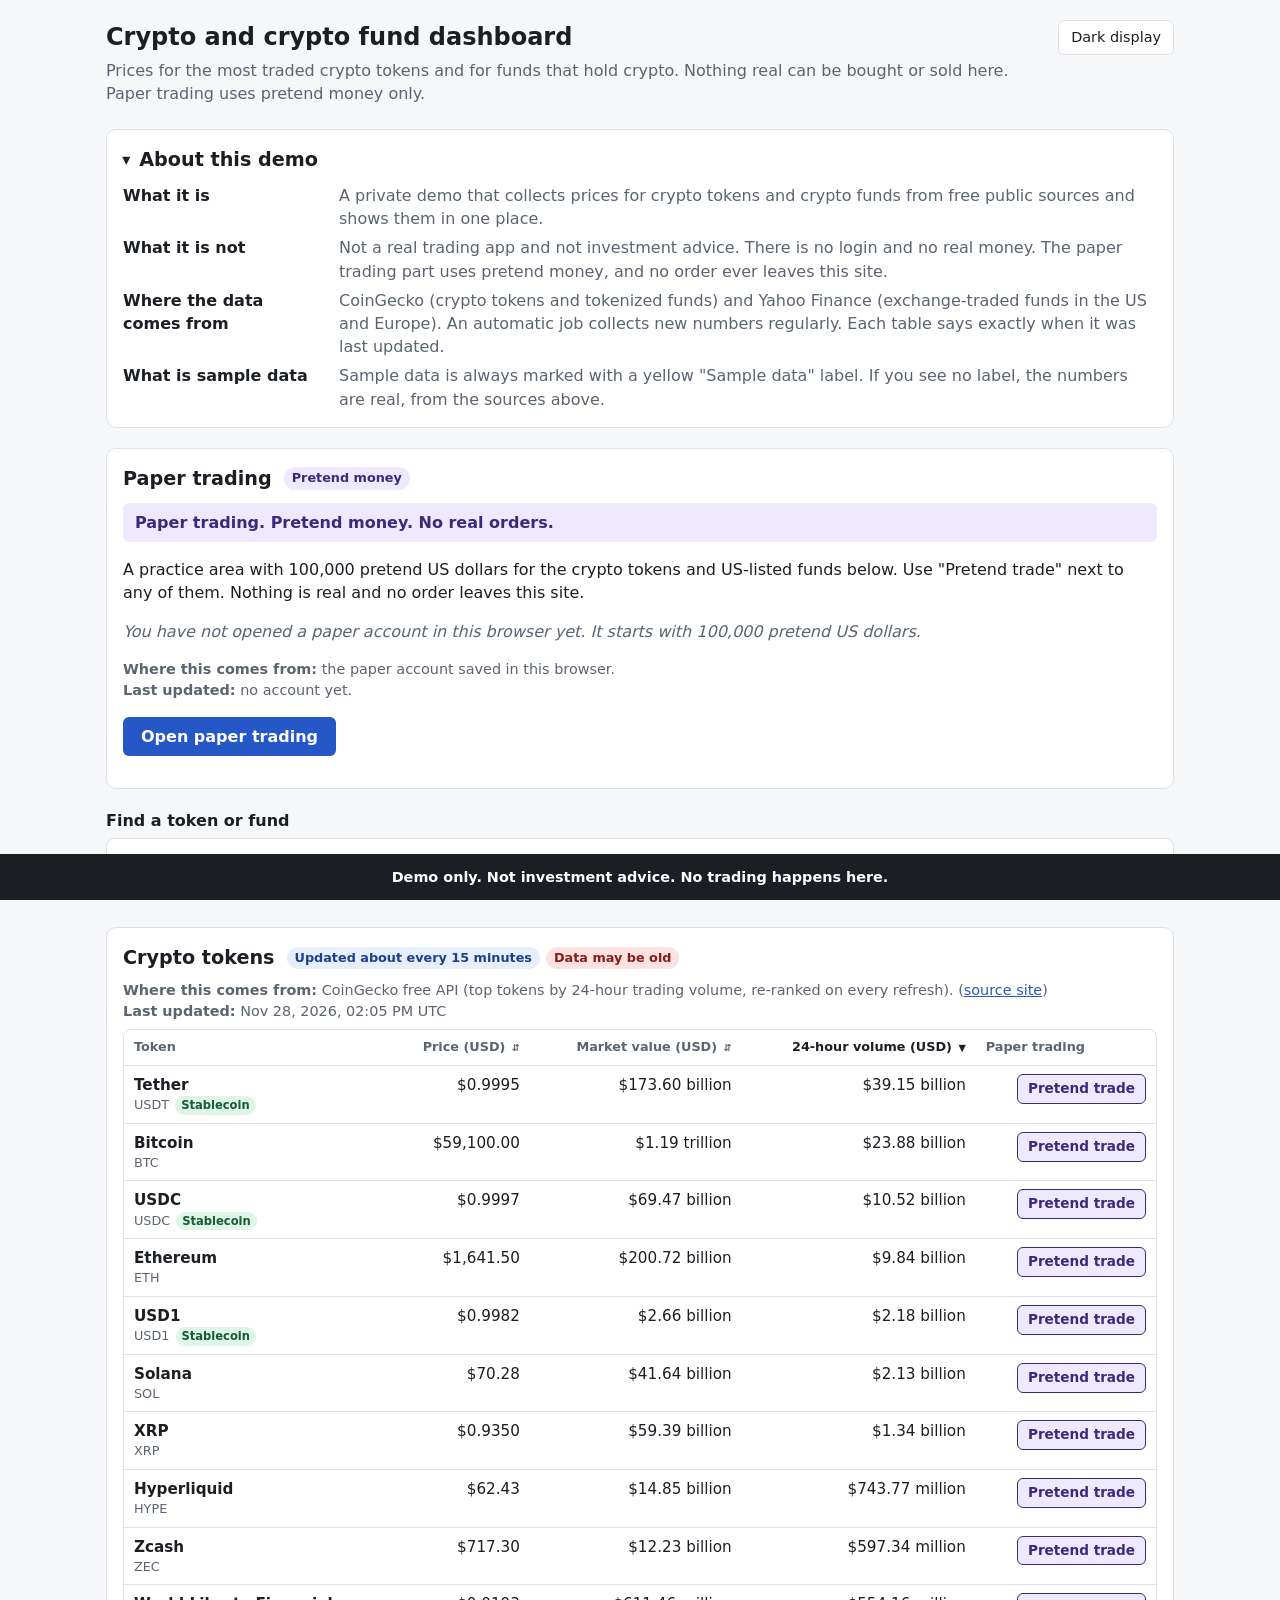
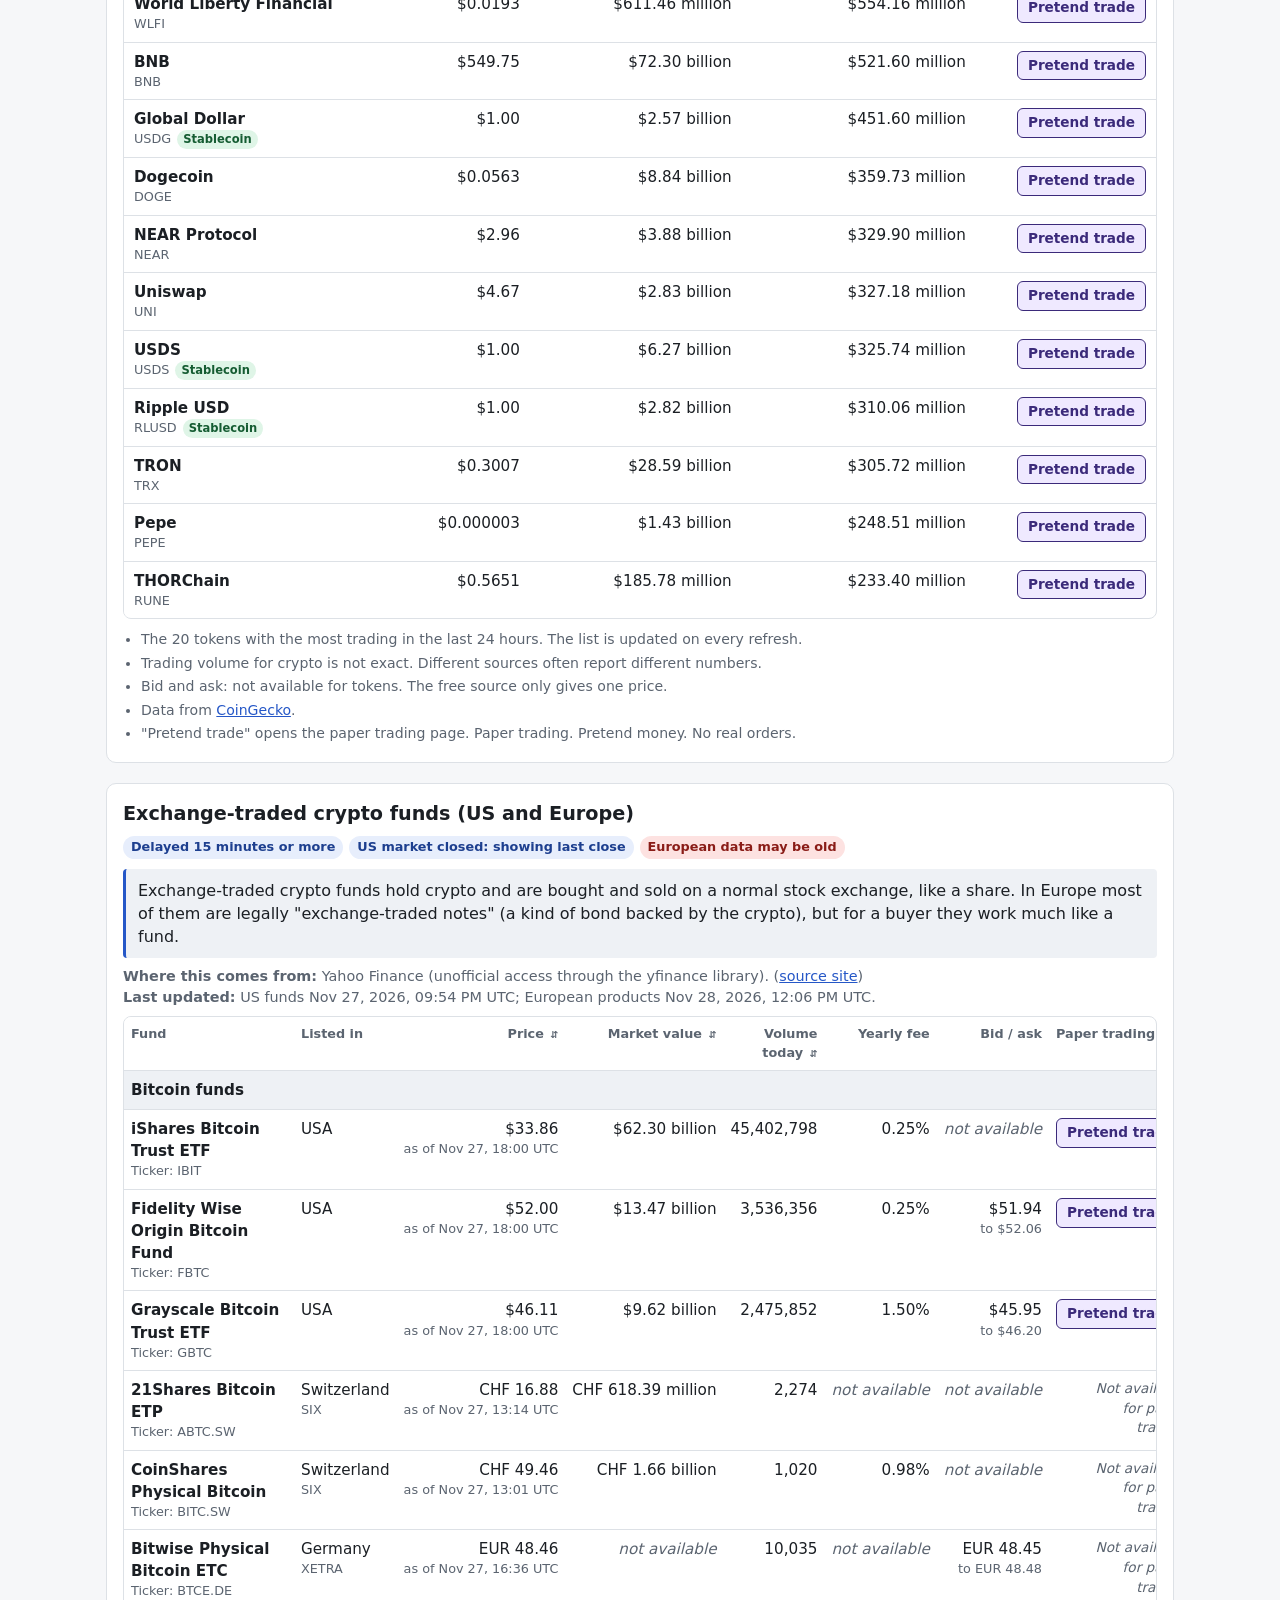
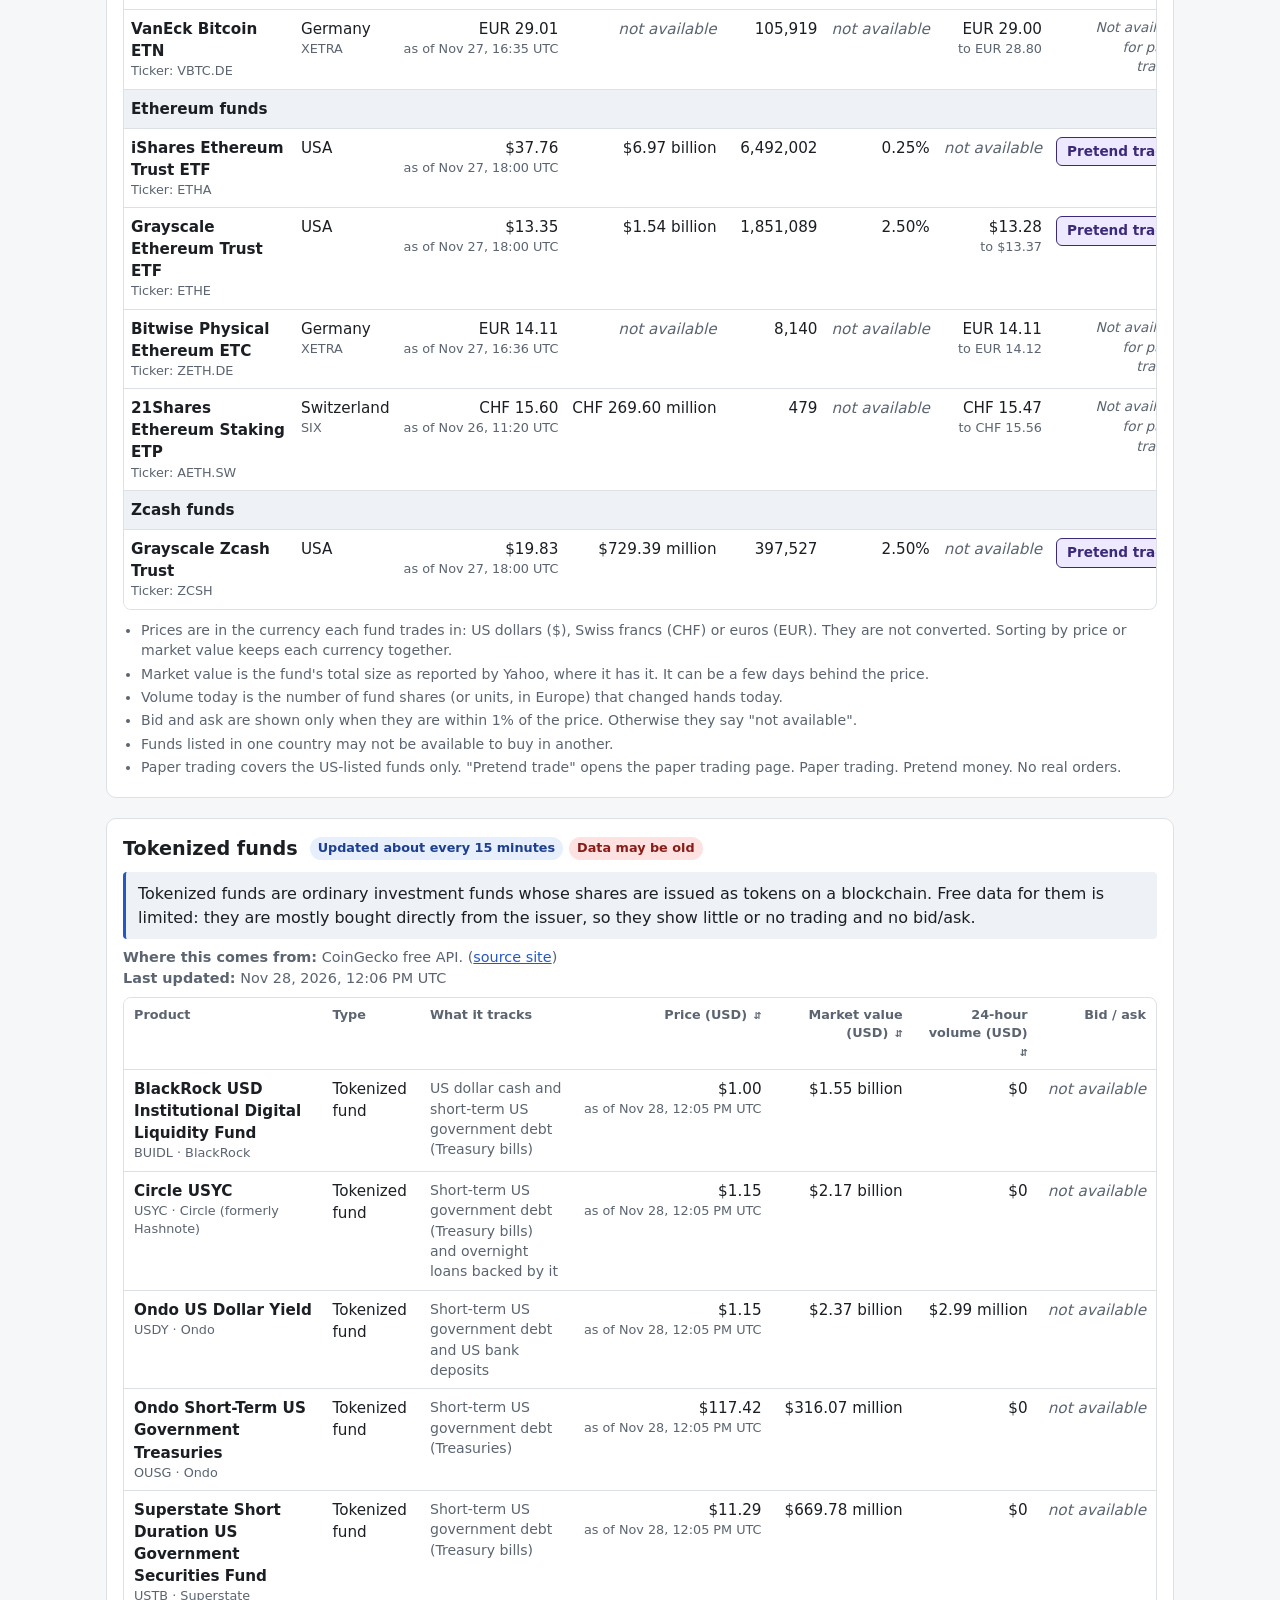
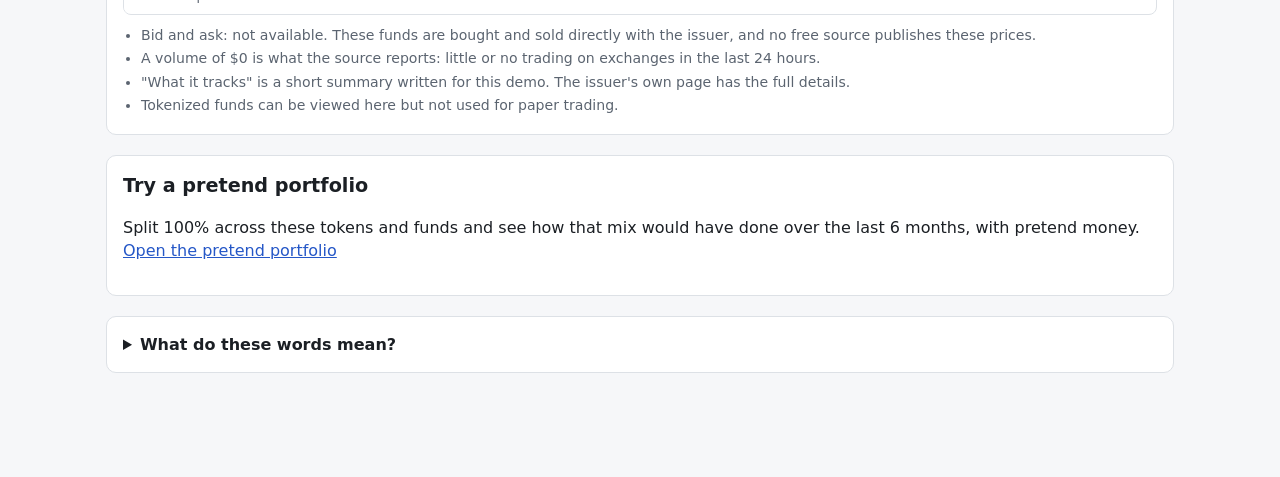
<file: index.html>
<!doctype html>
<html lang="en">
<head>
  <meta charset="utf-8">
  <meta name="viewport" content="width=device-width, initial-scale=1">
  <title>Crypto Fund Dashboard</title>
  <link rel="stylesheet" href="style.css">
  <script>
    // Apply a saved Light/Dark choice before the page draws, so it does not flash.
    try { var t = localStorage.getItem('theme'); if (t === 'dark' || t === 'light') document.documentElement.dataset.theme = t; } catch (e) {}
  </script>
</head>
<body>
  <header class="page-header">
    <div class="intro">
      <h1>Crypto and crypto fund dashboard</h1>
      <p class="lead">Prices for the most traded crypto tokens and for funds that hold crypto. Nothing real can be bought or sold here. Paper trading uses pretend money only.</p>
    </div>
    <button type="button" class="theme-toggle" id="theme-toggle">Dark display</button>
  </header>

  <main>
    <details class="panel about" id="about" open>
      <summary><h2 id="about-title">About this demo</h2><span class="about-hint">Tap to read</span></summary>
      <dl class="about-list">
        <dt>What it is</dt>
        <dd>A private demo that collects prices for crypto tokens and crypto funds from free public sources and shows them in one place.</dd>
        <dt>What it is not</dt>
        <dd>Not a real trading app and not investment advice. There is no login and no real money. The paper trading part uses pretend money, and no order ever leaves this site.</dd>
        <dt>Where the data comes from</dt>
        <dd>CoinGecko (crypto tokens and tokenized funds) and Yahoo Finance (exchange-traded funds in the US and Europe). An automatic job collects new numbers regularly. Each table says exactly when it was last updated.</dd>
        <dt>What is sample data</dt>
        <dd>Sample data is always marked with a yellow "Sample data" label. If you see no label, the numbers are real, from the sources above.</dd>
      </dl>
    </details>
    <script>
      // On a phone the About box starts closed (tap to open). On bigger screens it starts open.
      if (window.matchMedia && window.matchMedia('(max-width: 680px)').matches) document.getElementById('about').open = false;
    </script>

    <section class="panel paper-summary" aria-labelledby="paper-title">
      <div class="panel-head">
        <h2 id="paper-title">Paper trading</h2>
        <span class="badge pretend">Pretend money</span>
      </div>
      <p class="paper-line">Paper trading. Pretend money. No real orders.</p>
      <p>A practice area with 100,000 pretend US dollars for the crypto tokens and US-listed funds below. Use "Pretend trade" next to any of them. Nothing is real and no order leaves this site.</p>
      <p class="loading" id="paper-loading" role="status">Loading your paper account&hellip;</p>
      <div id="paper-area"></div>
      <p class="meta" id="paper-meta"></p>
      <p><a class="button-link" href="paper.html">Open paper trading</a></p>
    </section>

    <div class="search-bar">
      <label for="search">Find a token or fund</label>
      <input type="search" id="search" placeholder="Type a name or ticker, for example Bitcoin or IBIT" autocomplete="off">
      <p class="search-status" id="search-status" aria-live="polite"></p>
    </div>

    <section class="panel" aria-labelledby="crypto-title">
      <div class="panel-head">
        <h2 id="crypto-title">Crypto tokens</h2>
        <div class="badges" id="crypto-badges"></div>
      </div>
      <p class="meta" id="crypto-meta"></p>
      <div class="table-area" id="crypto-area"></div>
      <ul class="notes">
        <li>The 20 tokens with the most trading in the last 24 hours. The list is updated on every refresh.</li>
        <li>Trading volume for crypto is not exact. Different sources often report different numbers.</li>
        <li>Bid and ask: not available for tokens. The free source only gives one price.</li>
        <li>Data from <a href="https://www.coingecko.com/" target="_blank" rel="noopener">CoinGecko</a>.</li>
        <li>"Pretend trade" opens the paper trading page. Paper trading. Pretend money. No real orders.</li>
      </ul>
    </section>

    <section class="panel" aria-labelledby="funds-title">
      <div class="panel-head">
        <h2 id="funds-title">Exchange-traded crypto funds (US and Europe)</h2>
        <div class="badges" id="funds-badges"></div>
      </div>
      <p class="section-intro">Exchange-traded crypto funds hold crypto and are bought and sold on a normal stock exchange, like a share. In Europe most of them are legally "exchange-traded notes" (a kind of bond backed by the crypto), but for a buyer they work much like a fund.</p>
      <p class="meta" id="funds-meta"></p>
      <div class="table-area" id="funds-area"></div>
      <ul class="notes">
        <li>Prices are in the currency each fund trades in: US dollars ($), Swiss francs (CHF) or euros (EUR). They are not converted. Sorting by price or market value keeps each currency together.</li>
        <li>Market value is the fund's total size as reported by Yahoo, where it has it. It can be a few days behind the price.</li>
        <li>Volume today is the number of fund shares (or units, in Europe) that changed hands today.</li>
        <li>Bid and ask are shown only when they are within 1% of the price. Otherwise they say "not available".</li>
        <li>Funds listed in one country may not be available to buy in another.</li>
        <li>Paper trading covers the US-listed funds only. "Pretend trade" opens the paper trading page. Paper trading. Pretend money. No real orders.</li>
      </ul>
    </section>

    <section class="panel" aria-labelledby="tokf-title">
      <div class="panel-head">
        <h2 id="tokf-title">Tokenized funds</h2>
        <div class="badges" id="tokf-badges"></div>
      </div>
      <p class="section-intro">Tokenized funds are ordinary investment funds whose shares are issued as tokens on a blockchain. Free data for them is limited: they are mostly bought directly from the issuer, so they show little or no trading and no bid/ask.</p>
      <p class="meta" id="tokf-meta"></p>
      <div class="table-area" id="tokf-area"></div>
      <ul class="notes">
        <li>Bid and ask: not available. These funds are bought and sold directly with the issuer, and no free source publishes these prices.</li>
        <li>A volume of $0 is what the source reports: little or no trading on exchanges in the last 24 hours.</li>
        <li>"What it tracks" is a short summary written for this demo. The issuer's own page has the full details.</li>
        <li>Tokenized funds can be viewed here but not used for paper trading.</li>
      </ul>
    </section>

    <section class="panel preview-link" aria-labelledby="preview-title">
      <h2 id="preview-title">Try a pretend portfolio</h2>
      <p>Split 100% across these tokens and funds and see how that mix would have done over the last 6 months, with pretend money. <a href="preview.html">Open the pretend portfolio</a></p>
    </section>

    <details class="panel glossary">
      <summary>What do these words mean?</summary>
      <dl>
        <dt>Price</dt><dd>The cost of one token, fund share or product unit.</dd>
        <dt>Market value</dt><dd>For a token: price times the number of tokens in circulation. For a fund: the total value of everything the fund holds.</dd>
        <dt>24-hour volume</dt><dd>How much was traded in the last 24 hours. Crypto trades all day, every day.</dd>
        <dt>Volume today</dt><dd>How many fund shares or product units changed hands today on the stock exchange.</dd>
        <dt>Stablecoin</dt><dd>A token designed to stay at a fixed price, usually 1 US dollar.</dd>
        <dt>Bid / ask</dt><dd>Bid is the highest price a buyer is offering right now. Ask is the lowest price a seller will accept.</dd>
        <dt>Yearly fee</dt><dd>What the fund charges each year, as a percentage of the money invested.</dd>
        <dt>Delayed 15 minutes</dt><dd>Free stock market data shows prices from about 15 minutes ago, not this second.</dd>
        <dt>Ticker</dt><dd>The short code a fund or product trades under, for example IBIT.</dd>
        <dt>Tokenized fund</dt><dd>A normal investment fund whose shares exist as tokens on a blockchain, so they can be held in a crypto wallet.</dd>
        <dt>Exchange-traded product</dt><dd>Something that tracks an asset (here, a crypto coin) and is bought and sold on a normal stock exchange, like a share.</dd>
        <dt>Treasury bills</dt><dd>Short-term loans to the US government. They are seen as very low risk.</dd>
        <dt>Staking rewards</dt><dd>A payment some crypto networks make to holders who help run the network.</dd>
        <dt>Sample data</dt><dd>Made-up numbers used to show how the page works. They are not real prices and always carry a yellow "Sample data" label.</dd>
      </dl>
    </details>
  </main>

  <footer class="site-footer">Demo only. Not investment advice. No trading happens here.</footer>

  <script src="theme.js"></script>
  <script src="app.js"></script>
  <script src="paper-account.js"></script>
  <script src="paper-market.js"></script>
  <script src="dashboard-paper.js"></script>
</body>
</html>
</file>
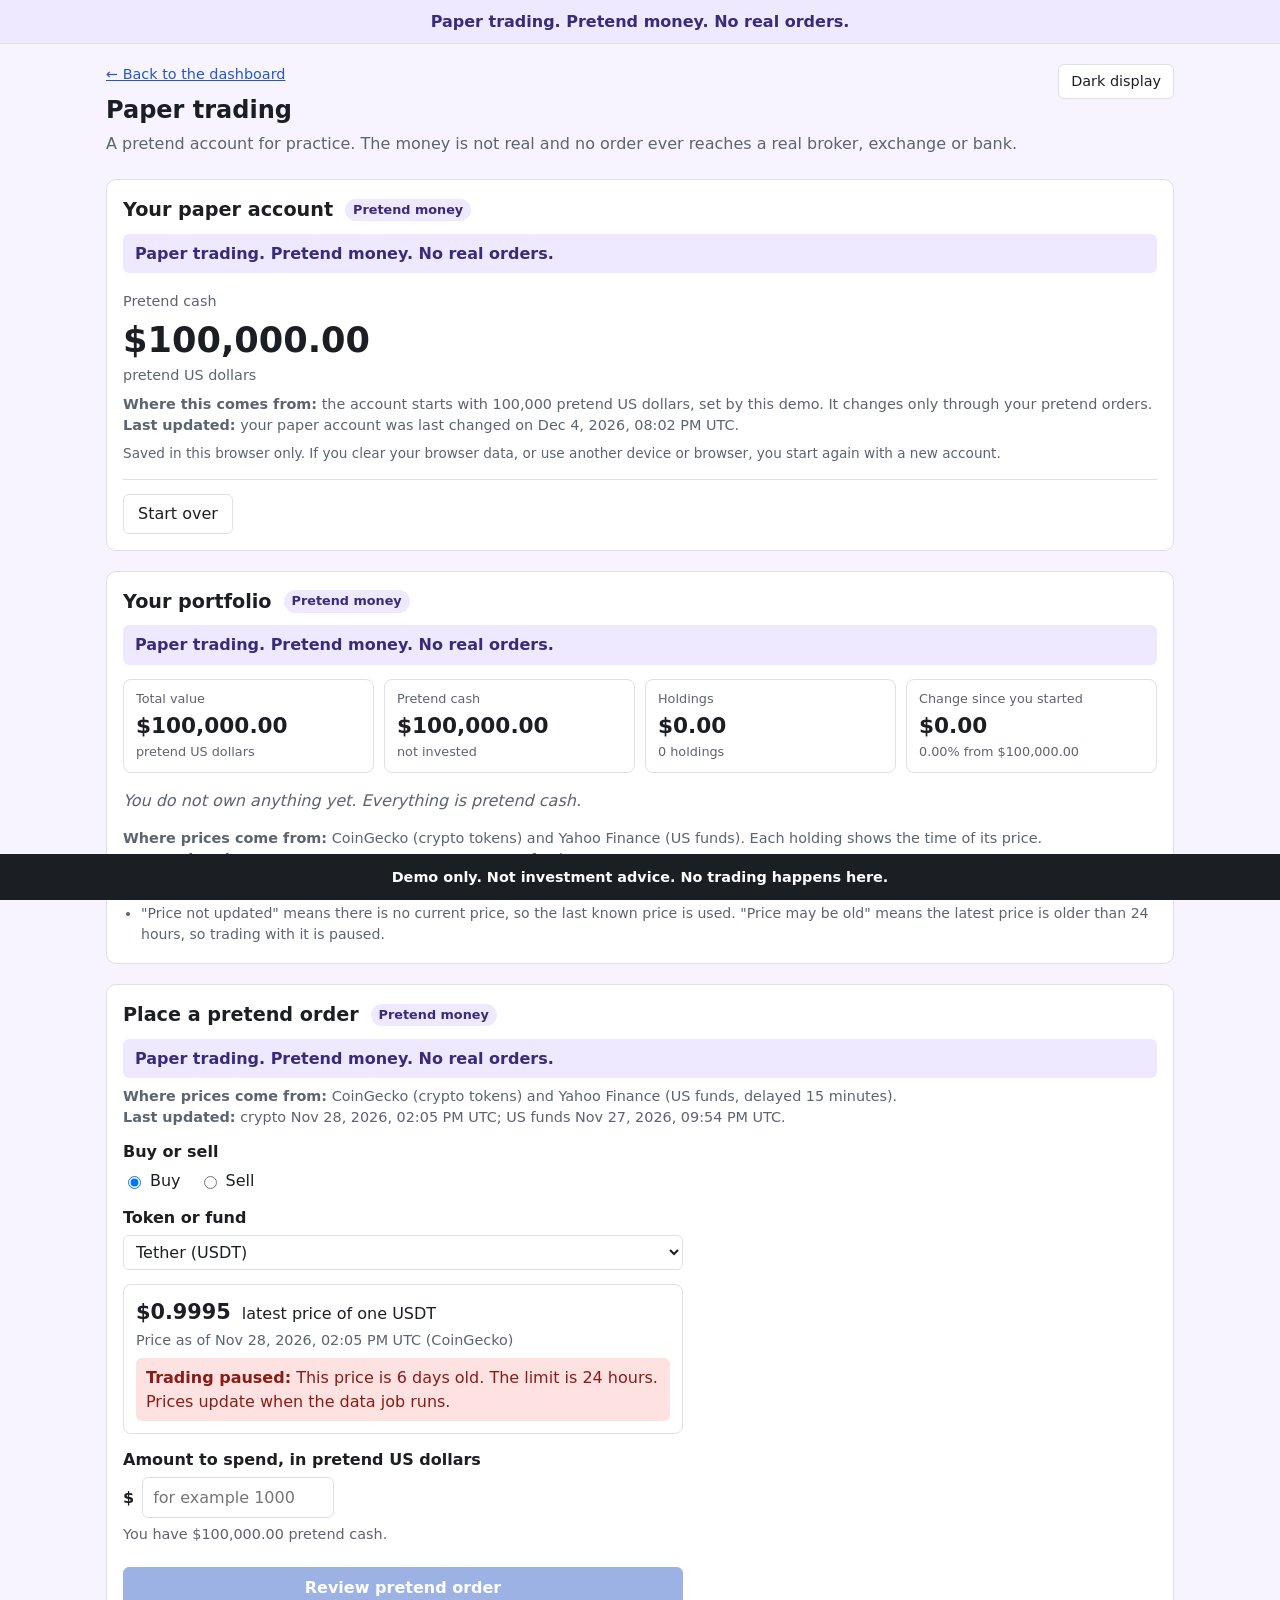
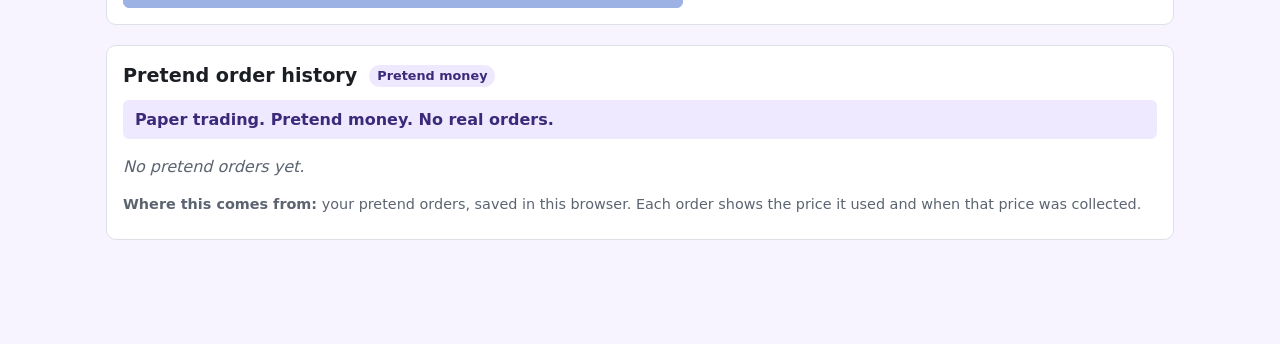
<file: paper.html>
<!doctype html>
<html lang="en">
<head>
  <meta charset="utf-8">
  <meta name="viewport" content="width=device-width, initial-scale=1">
  <title>Paper Trading</title>
  <link rel="stylesheet" href="style.css">
  <script>
    try { var t = localStorage.getItem('theme'); if (t === 'dark' || t === 'light') document.documentElement.dataset.theme = t; } catch (e) {}
  </script>
</head>
<body class="paper-page">
  <div class="paper-banner" role="note">Paper trading. Pretend money. No real orders.</div>

  <header class="page-header">
    <div class="intro">
      <p class="back"><a href="index.html">&larr; Back to the dashboard</a></p>
      <h1>Paper trading</h1>
      <p class="lead">A pretend account for practice. The money is not real and no order ever reaches a real broker, exchange or bank.</p>
    </div>
    <button type="button" class="theme-toggle" id="theme-toggle">Dark display</button>
  </header>

  <main>
    <section class="panel account" aria-labelledby="account-title">
      <div class="panel-head">
        <h2 id="account-title">Your paper account</h2>
        <span class="badge pretend">Pretend money</span>
      </div>
      <p class="paper-line">Paper trading. Pretend money. No real orders.</p>

      <p class="loading" id="account-loading" role="status">Loading your paper account&hellip;</p>
      <div class="error" id="account-error" role="alert" hidden></div>

      <div id="account-body" hidden>
        <p class="balance-label">Pretend cash</p>
        <p class="balance" id="cash"></p>
        <p class="balance-sub">pretend US dollars</p>

        <p class="meta" id="account-meta"></p>
        <p class="note" id="storage-note"></p>

        <div class="reset-area">
          <button type="button" class="secondary" id="reset-start">Start over</button>
          <div class="confirm" id="reset-confirm" hidden>
            <p><strong>Start over?</strong> This deletes your paper account in this browser and starts a new one with 100,000 pretend US dollars. It cannot be undone.</p>
            <button type="button" class="danger" id="reset-yes">Yes, start over</button>
            <button type="button" class="secondary" id="reset-no">Cancel</button>
          </div>
          <p class="done" id="reset-done" role="status" hidden></p>
        </div>
      </div>
    </section>

    <section class="panel portfolio" aria-labelledby="portfolio-title">
      <div class="panel-head">
        <h2 id="portfolio-title">Your portfolio</h2>
        <span class="badge pretend">Pretend money</span>
      </div>
      <p class="paper-line">Paper trading. Pretend money. No real orders.</p>
      <p class="loading" id="portfolio-loading" role="status">Loading your portfolio&hellip;</p>
      <div class="error" id="portfolio-error" role="alert" hidden></div>
      <div id="portfolio-body" hidden>
        <div class="stats" id="portfolio-stats"></div>
        <p class="empty" id="portfolio-empty" hidden>You do not own anything yet. Everything is pretend cash.</p>
        <div class="table-scroll" id="holdings-wrap" tabindex="0" role="region" aria-label="Your holdings, scrolls sideways">
          <table class="data-table" id="holdings-table">
            <thead>
              <tr>
                <th scope="col" class="first">Holding</th>
                <th scope="col" class="num">Quantity</th>
                <th scope="col" class="num">Latest price</th>
                <th scope="col" class="num">Value now</th>
                <th scope="col" class="num">You paid</th>
                <th scope="col" class="num">Change since you bought</th>
              </tr>
            </thead>
            <tbody></tbody>
          </table>
        </div>
        <p class="swipe-hint" id="holdings-swipe">Swipe sideways to see more columns.</p>
        <p class="meta" id="portfolio-meta"></p>
        <ul class="notes">
          <li>"You paid" is what your pretend orders cost. After a partial sale it is the average cost of what is left.</li>
          <li>"Price not updated" means there is no current price, so the last known price is used. "Price may be old" means the latest price is older than 24 hours, so trading with it is paused.</li>
        </ul>
      </div>
    </section>

    <section class="panel order" aria-labelledby="order-title">
      <div class="panel-head">
        <h2 id="order-title">Place a pretend order</h2>
        <span class="badge pretend">Pretend money</span>
      </div>
      <p class="paper-line">Paper trading. Pretend money. No real orders.</p>
      <p class="meta" id="prices-meta"><strong>Where prices come from:</strong> loading&hellip;</p>
      <div class="error" id="prices-partial" role="alert" hidden></div>
      <div class="notice-box" id="sync-note" role="status" hidden></div>
      <div class="notice-box" id="chosen-note" role="status" hidden></div>
      <p class="loading" id="order-loading" role="status">Loading prices&hellip;</p>
      <div class="error" id="order-error" role="alert" hidden></div>

      <form id="order-form" hidden novalidate>
        <fieldset class="side-pick">
          <legend>Buy or sell</legend>
          <label><input type="radio" name="side" value="buy" id="side-buy" checked> Buy</label>
          <label><input type="radio" name="side" value="sell" id="side-sell"> Sell</label>
        </fieldset>

        <div class="field">
          <label for="asset">Token or fund</label>
          <select id="asset"></select>
          <p class="note" id="asset-empty" hidden>You do not own anything yet, so there is nothing to sell.</p>
        </div>

        <div class="price-box" id="price-box" aria-live="polite"></div>

        <div class="field">
          <label for="amount" id="amount-label">Amount to spend, in pretend US dollars</label>
          <div class="amount-row">
            <span class="currency" aria-hidden="true">$</span>
            <input type="text" inputmode="decimal" id="amount" autocomplete="off" placeholder="for example 1000">
            <label class="sell-all" id="sell-all-wrap" hidden><input type="checkbox" id="sell-all"> Sell all</label>
          </div>
          <p class="hint" id="amount-hint" aria-live="polite"></p>
        </div>

        <button type="submit" class="primary" id="review-btn">Review pretend order</button>
      </form>

      <div class="review" id="review" hidden>
        <h3>Check your pretend order</h3>
        <p class="paper-line">Paper trading. Pretend money. No real orders.</p>
        <dl class="review-list" id="review-list"></dl>
        <p class="note">Simplified: every pretend order is filled at once at the price shown, with no fees. Real trades usually cost a little more.</p>
        <div class="error" id="review-error" role="alert" hidden></div>
        <button type="button" class="primary" id="place-btn">Place pretend order</button>
        <button type="button" class="secondary" id="change-btn">Change</button>
      </div>

      <p class="done" id="order-done" role="status" hidden></p>
    </section>

    <section class="panel history" aria-labelledby="history-title">
      <div class="panel-head">
        <h2 id="history-title">Pretend order history</h2>
        <span class="badge pretend">Pretend money</span>
      </div>
      <p class="paper-line">Paper trading. Pretend money. No real orders.</p>
      <p class="empty" id="history-empty">No pretend orders yet.</p>
      <div class="table-scroll" id="history-wrap" tabindex="0" role="region" aria-label="Pretend order history, scrolls sideways" hidden>
        <table class="data-table" id="history-table">
          <thead>
            <tr>
              <th scope="col" class="first">When</th>
              <th scope="col">Order</th>
              <th scope="col" class="num">Quantity</th>
              <th scope="col" class="num">Price</th>
              <th scope="col" class="num">Amount</th>
            </tr>
          </thead>
          <tbody></tbody>
        </table>
      </div>
      <p class="meta" id="history-meta"><strong>Where this comes from:</strong> your pretend orders, saved in this browser. Each order shows the price it used and when that price was collected.</p>
    </section>
  </main>

  <footer class="site-footer">Demo only. Not investment advice. No trading happens here.</footer>

  <script src="theme.js"></script>
  <script src="paper-account.js"></script>
  <script src="paper-market.js"></script>
  <script src="paper.js"></script>
</body>
</html>
</file>
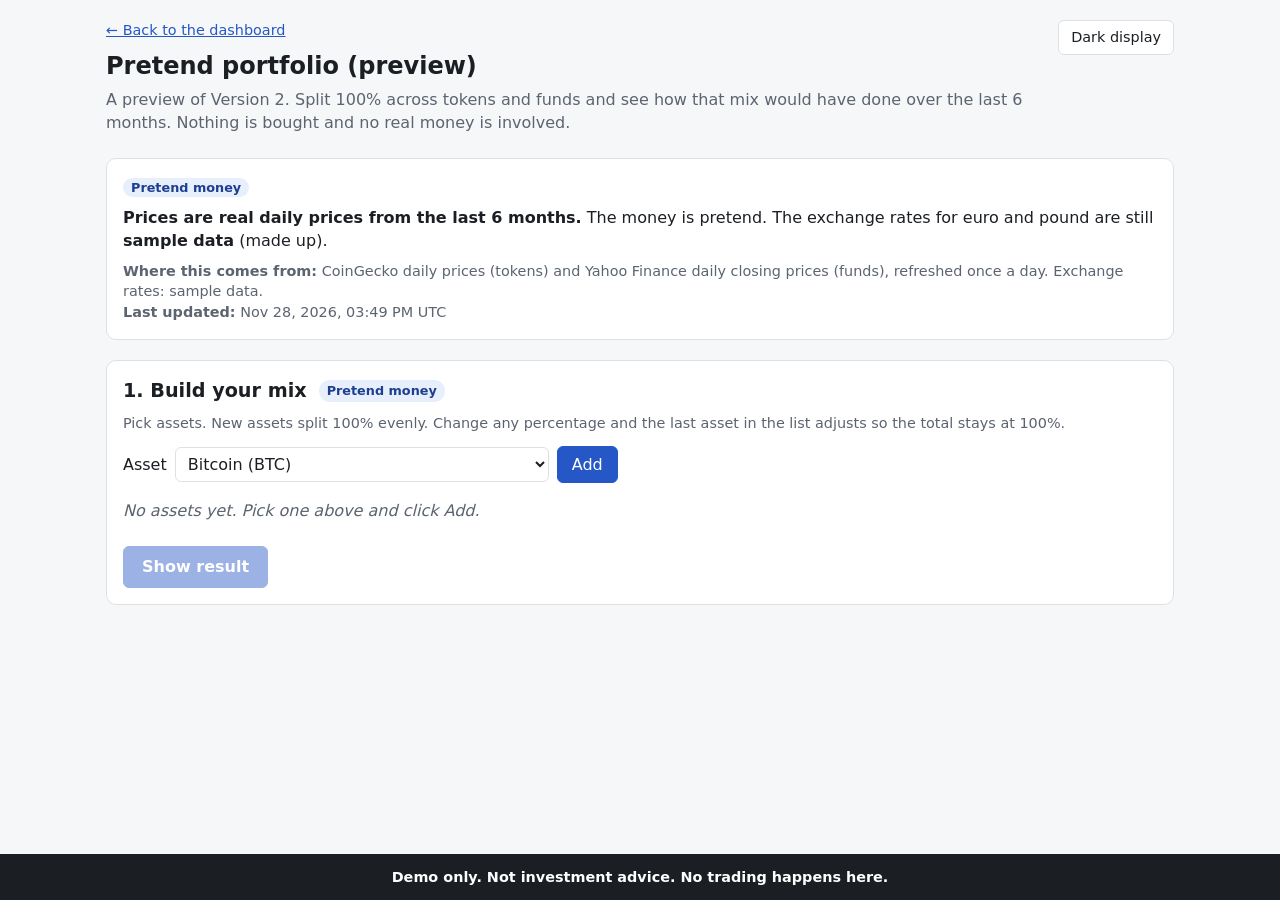
<file: preview.html>
<!doctype html>
<html lang="en">
<head>
  <meta charset="utf-8">
  <meta name="viewport" content="width=device-width, initial-scale=1">
  <title>Pretend Portfolio Preview</title>
  <link rel="stylesheet" href="style.css">
  <script>
    try { var t = localStorage.getItem('theme'); if (t === 'dark' || t === 'light') document.documentElement.dataset.theme = t; } catch (e) {}
  </script>
</head>
<body>
  <header class="page-header">
    <div class="intro">
      <p class="back"><a href="index.html">&larr; Back to the dashboard</a></p>
      <h1>Pretend portfolio (preview)</h1>
      <p class="lead">A preview of Version 2. Split 100% across tokens and funds and see how that mix would have done over the last 6 months. Nothing is bought and no real money is involved.</p>
    </div>
    <button type="button" class="theme-toggle" id="theme-toggle">Dark display</button>
  </header>

  <main>
    <div class="panel notice" id="notice">
      <span class="badge sample" id="notice-sample">Sample data</span>
      <span class="badge info">Pretend money</span>
      <p id="notice-text"><strong>Every number on this page is made up.</strong> The 6 months of prices and the exchange rates are invented to show how the page will work.</p>
      <p class="meta"><strong>Where this comes from:</strong> <span id="notice-source">sample prices made up for this preview.</span><br>
      <strong>Last updated:</strong> <span id="sample-date">loading&hellip;</span></p>
    </div>

    <section class="panel" aria-labelledby="mix-title">
      <div class="panel-head">
        <h2 id="mix-title">1. Build your mix</h2>
        <span class="badge info">Pretend money</span>
      </div>
      <p class="meta">Pick assets. New assets split 100% evenly. Change any percentage and the last asset in the list adjusts so the total stays at 100%.</p>
      <div class="add-row">
        <label for="asset-pick">Asset</label>
        <select id="asset-pick"></select>
        <button type="button" id="add-asset">Add</button>
      </div>
      <div id="load-error" class="error" hidden></div>
      <table class="mix-table" id="mix-table">
        <thead><tr><th scope="col">Asset</th><th scope="col" class="num">Share of the mix</th><th scope="col"><span class="sr-only">Remove</span></th></tr></thead>
        <tbody></tbody>
      </table>
      <p class="note" id="excluded-note" hidden></p>
      <p class="empty loading" id="mix-empty" role="status">Loading the list of tokens and funds&hellip;</p>
      <p class="total" id="mix-total" aria-live="polite"></p>
      <button type="button" class="primary" id="show-result" disabled>Show result</button>
    </section>

    <section class="panel" aria-labelledby="result-title" id="result-panel" hidden>
      <div class="panel-head">
        <h2 id="result-title">2. How this mix would have done</h2>
        <div class="badges"><span class="badge sample" id="result-sample">Sample data</span><span class="badge info">Pretend money</span></div>
      </div>
      <p class="warn-line"><strong>Illustration only, based on past prices, does not predict the future.</strong></p>

      <div class="ccy-row">
        <label for="ccy">Show values in</label>
        <select id="ccy">
          <option value="USD">US dollar (USD)</option>
          <option value="EUR">Euro (EUR)</option>
          <option value="GBP">British pound (GBP)</option>
        </select>
        <span class="badge sample">Sample exchange rates</span>
      </div>

      <div class="stats" id="stats"></div>

      <figure class="chart">
        <figcaption id="chart-title">Value of the pretend portfolio, day by day</figcaption>
        <div class="chart-wrap" id="chart"></div>
      </figure>

      <details class="table-view">
        <summary>Show the numbers as a table</summary>
        <table class="data-table" id="day-table">
          <thead><tr><th scope="col">Day</th><th scope="col" class="num">Value</th></tr></thead>
          <tbody></tbody>
        </table>
      </details>

      <ul class="notes">
        <li>The mix is fixed: it starts with the percentages you chose and is never adjusted afterwards (no "rebalancing").</li>
        <li>Biggest drop means the largest fall from a high point to a later low point during the 6 months.</li>
        <li>A calm month may show little or no drop. That does not mean the mix is safe.</li>
        <li>Funds do not trade at weekends or on US holidays. On those days the last closing price is carried forward.</li>
        <li id="timing-note" hidden>Token prices are CoinGecko's daily price at midnight UTC. Fund prices are the US closing price (4 pm New York time). So token and fund prices for the same day are taken a few hours apart.</li>
        <li>Your mix is not saved in this preview. It is gone when you leave the page.</li>
      </ul>
    </section>
  </main>

  <footer class="site-footer">Demo only. Not investment advice. No trading happens here.</footer>

  <script src="theme.js"></script>
  <script src="preview.js"></script>
</body>
</html>
</file>
<file: style.css>
:root {
  --bg: #f6f7f9;
  --panel: #ffffff;
  --text: #1b1f24;
  --muted: #5b6470;
  --border: #dde1e6;
  --accent: #2557c7;
  --sample-bg: #fff3cd;
  --sample-text: #6b4e00;
  --info-bg: #e7eefc;
  --info-text: #1d3f8f;
  --warn-bg: #fde2e1;
  --warn-text: #8a1c17;
  --stable-bg: #dff5e7;
  --stable-text: #155c32;
  --group-bg: #eef1f5;
  --footer-bg: #1b1f24;
  --footer-text: #ffffff;
  --footer-border: transparent;
  --on-accent: #ffffff;
  --paper-bg: #efe9ff;
  --paper-text: #3b2a7a;
  --paper-page: #f7f4ff;
  --danger: #b42318;
}
/* Dark display: follows the device setting unless the visitor picks Light or Dark with the button. */
@media (prefers-color-scheme: dark) {
  :root:not([data-theme="light"]) {
    --bg: #000000;
    --panel: #0c0d0f;
    --text: #eceef1;
    --muted: #a7afba;
    --border: #2a2f36;
    --accent: #86a8ff;
    --sample-bg: #4a3b0c;
    --sample-text: #ffe08a;
    --info-bg: #1c2944;
    --info-text: #bfd0ff;
    --warn-bg: #4d1d1b;
    --warn-text: #ffbdb8;
    --stable-bg: #143822;
    --stable-text: #a3e6bc;
    --group-bg: #16191d;
    --footer-bg: #16191d;
    --footer-text: #ffffff;
    --footer-border: #2a2f36;
    --on-accent: #000000;
    --paper-bg: #2a2150;
    --paper-text: #ddd3ff;
    --paper-page: #07050f;
    --danger: #ff8a80;
  }
}
:root[data-theme="dark"] {
  --bg: #000000;
  --panel: #0c0d0f;
  --text: #eceef1;
  --muted: #a7afba;
  --border: #2a2f36;
  --accent: #86a8ff;
  --sample-bg: #4a3b0c;
  --sample-text: #ffe08a;
  --info-bg: #1c2944;
  --info-text: #bfd0ff;
  --warn-bg: #4d1d1b;
  --warn-text: #ffbdb8;
  --stable-bg: #143822;
  --stable-text: #a3e6bc;
  --group-bg: #16191d;
  --footer-bg: #16191d;
  --footer-text: #ffffff;
  --footer-border: #2a2f36;
  --on-accent: #000000;
  --paper-bg: #2a2150;
  --paper-text: #ddd3ff;
  --paper-page: #07050f;
  --danger: #ff8a80;
}

* { box-sizing: border-box; }
[hidden] { display: none !important; }
body {
  margin: 0;
  font-family: system-ui, -apple-system, "Segoe UI", Roboto, sans-serif;
  font-size: 16px;
  line-height: 1.45;
  background: var(--bg);
  color: var(--text);
  padding-bottom: 84px; /* room for the fixed footer */
}
.page-header, main { max-width: 1100px; margin: 0 auto; padding: 0 16px; }
.page-header { padding-top: 20px; display: flex; flex-wrap: wrap; align-items: flex-start; justify-content: space-between; gap: 8px 16px; }
.page-header .intro { flex: 1 1 320px; }
.page-header { margin-bottom: 8px; }
.theme-toggle {
  font: inherit;
  font-size: 0.9rem;
  padding: 6px 12px;
  border-radius: 6px;
  border: 1px solid var(--border);
  background: var(--panel);
  color: var(--text);
  cursor: pointer;
  white-space: nowrap;
}
h1 { font-size: 1.5rem; margin: 0 0 4px; }
h2 { font-size: 1.2rem; margin: 0; }
.lead { color: var(--muted); margin: 0 0 16px; }

.panel {
  background: var(--panel);
  border: 1px solid var(--border);
  border-radius: 10px;
  padding: 16px;
  margin-bottom: 20px;
}
.panel-head { display: flex; flex-wrap: wrap; align-items: center; gap: 8px 12px; }
.badges { display: flex; flex-wrap: wrap; gap: 6px; }
.badge {
  font-size: 0.8rem;
  font-weight: 600;
  padding: 2px 8px;
  border-radius: 999px;
  white-space: nowrap;
}
.badge.sample { background: var(--sample-bg); color: var(--sample-text); }
.badge.info { background: var(--info-bg); color: var(--info-text); }
.badge.warn { background: var(--warn-bg); color: var(--warn-text); }
.meta { color: var(--muted); font-size: 0.9rem; margin: 8px 0; }
.meta a { color: var(--accent); }
.note { color: var(--muted); font-size: 0.85rem; margin: 8px 0 0; }
.note a { color: var(--accent); }

.error {
  background: var(--warn-bg);
  color: var(--warn-text);
  border-radius: 8px;
  padding: 12px;
  margin: 8px 0;
}

.data-table { width: 100%; border-collapse: collapse; font-size: 0.95rem; }
.data-table th, .data-table td { padding: 8px 10px; border-bottom: 1px solid var(--border); text-align: left; vertical-align: top; }
.data-table th { font-size: 0.8rem; color: var(--muted); font-weight: 600; }
.data-table .num { text-align: right; font-variant-numeric: tabular-nums; white-space: nowrap; }
.data-table .name { font-weight: 600; }
.data-table .sub { display: block; color: var(--muted); font-size: 0.8rem; font-weight: 400; }
.data-table .num .sub { white-space: nowrap; }
.data-table .na { color: var(--muted); font-style: italic; }
.data-table tr.group td { background: var(--group-bg); font-weight: 700; }
.tag-stable {
  display: inline-block;
  margin-left: 6px;
  font-size: 0.72rem;
  font-weight: 600;
  padding: 1px 6px;
  border-radius: 999px;
  background: var(--stable-bg);
  color: var(--stable-text);
  vertical-align: middle;
}

.glossary summary { cursor: pointer; font-weight: 600; }
.glossary dl { margin: 12px 0 0; }
.glossary dt { font-weight: 600; margin-top: 8px; }
.glossary dd { margin: 2px 0 0; color: var(--muted); }

.site-footer {
  position: fixed;
  left: 0; right: 0; bottom: 0;
  background: var(--footer-bg);
  color: var(--footer-text);
  border-top: 1px solid var(--footer-border);
  text-align: center;
  padding: 12px 16px;
  font-size: 0.9rem;
  font-weight: 600;
  z-index: 10; /* always above the pinned table column */
}

/* ---------- Dashboard: about box, search, tables ---------- */
h3 { font-size: 1.05rem; margin: 0; }
.about summary { cursor: pointer; display: flex; align-items: baseline; justify-content: space-between; gap: 12px; list-style: none; }
.about summary::-webkit-details-marker { display: none; }
.about summary h2 { display: inline; }
.about summary h2::before { content: "\25B8"; display: inline-block; margin-right: 8px; font-size: 0.85em; transition: transform 0.15s; }
.about[open] summary h2::before { transform: rotate(90deg); }
.about[open] summary { margin-bottom: 10px; }
.about-hint { display: none; color: var(--accent); font-size: 0.9rem; white-space: nowrap; }
.about-list { margin: 0; display: grid; grid-template-columns: 200px 1fr; gap: 6px 16px; }
.about-list dt { font-weight: 600; }
.about-list dd { margin: 0; color: var(--muted); }

.search-bar { margin: 0 0 20px; }
.search-bar label { display: block; font-weight: 600; margin-bottom: 6px; }
.search-bar input {
  width: 100%;
  font: inherit;
  padding: 10px 12px;
  border-radius: 8px;
  border: 1px solid var(--border);
  background: var(--panel);
  color: var(--text);
}
.search-bar input:focus { outline: 2px solid var(--accent); outline-offset: 1px; }
.search-status { margin: 6px 0 0; color: var(--muted); font-size: 0.9rem; min-height: 1.2em; }

.sub-head { margin-top: 24px; }
.table-area { margin-top: 4px; }
.loading { color: var(--muted); font-style: italic; padding: 12px 0; margin: 0; }
.no-match { color: var(--muted); font-style: italic; margin: 8px 0; }

/* Tables scroll sideways when they do not fit; the name column stays in view. */
.table-scroll { overflow-x: auto; -webkit-overflow-scrolling: touch; border: 1px solid var(--border); border-radius: 8px; }
.table-scroll:focus-visible { outline: 2px solid var(--accent); }
.table-scroll .data-table { min-width: 560px; }
.data-table th.first, .data-table td.first {
  position: sticky;
  left: 0;
  z-index: 1;
  background: var(--panel);
  min-width: 170px;
  box-shadow: 1px 0 0 var(--border);
}
.data-table tr.group td.first { background: var(--group-bg); }
.data-table tr:last-child td { border-bottom: none; }
.sort-btn {
  font: inherit;
  font-weight: 600;
  color: var(--muted);
  background: none;
  border: none;
  padding: 0;
  cursor: pointer;
  text-align: inherit;
}
.sort-btn:hover, .sort-btn.active { color: var(--text); }
.sort-btn .arrow { font-size: 0.75em; margin-left: 2px; }
.swipe-hint { display: none; color: var(--muted); font-size: 0.8rem; margin: 4px 0 0; }

.notes { color: var(--muted); font-size: 0.88rem; padding-left: 18px; margin: 10px 0 0; }
.notes li { margin: 3px 0; }
.notes a { color: var(--accent); }

@media (max-width: 680px) {
  .about-list { grid-template-columns: 1fr; gap: 2px; }
  .about:not([open]) .about-hint { display: inline; }
  .about-list dd { margin-bottom: 8px; }
  .swipe-hint { display: block; }
  .data-table { font-size: 0.9rem; }
  .data-table th.first, .data-table td.first { min-width: 140px; max-width: 160px; }
  .page-header h1 { font-size: 1.3rem; }
  .panel { padding: 14px 12px; }
}

/* ---------- Version 2 preview page ---------- */
.sr-only { position: absolute; width: 1px; height: 1px; overflow: hidden; clip: rect(0 0 0 0); white-space: nowrap; }
.back { margin: 0 0 8px; font-size: 0.9rem; }
.back a, .preview-link a, .panel a { color: var(--accent); }
.notice p { margin: 8px 0 0; }
.notice .badge { margin-right: 4px; }
.preview-link { margin-top: 0; }

.add-row, .ccy-row { display: flex; flex-wrap: wrap; align-items: center; gap: 8px; margin: 12px 0; }
select, .mix-table input {
  font: inherit;
  color: var(--text);
  background: var(--panel);
  border: 1px solid var(--border);
  border-radius: 6px;
  padding: 6px 8px;
}
select { max-width: 100%; }
.add-row button, .primary {
  font: inherit;
  padding: 6px 14px;
  border-radius: 6px;
  border: 1px solid var(--accent);
  background: var(--accent);
  color: var(--on-accent);
  cursor: pointer;
}
.add-row button:disabled, .primary:disabled { opacity: 0.45; cursor: not-allowed; }
.primary { margin-top: 8px; padding: 8px 18px; font-weight: 600; }
button.link { font: inherit; background: none; border: none; color: var(--accent); cursor: pointer; text-decoration: underline; padding: 4px; }

.mix-table { width: 100%; border-collapse: collapse; }
.mix-table th, .mix-table td { padding: 6px 8px; border-bottom: 1px solid var(--border); text-align: left; }
.mix-table th { font-size: 0.8rem; color: var(--muted); }
.mix-table .num { text-align: right; white-space: nowrap; }
.mix-table input { width: 6.5em; text-align: right; }
.empty { color: var(--muted); font-style: italic; }
.total { font-weight: 600; margin: 10px 0 0; }
.total.ok { color: var(--stable-text); }
.total.not-ok { color: var(--warn-text); }

.warn-line { margin: 10px 0; }
.stats { display: grid; grid-template-columns: repeat(auto-fit, minmax(150px, 1fr)); gap: 10px; margin: 12px 0; }
.stat { border: 1px solid var(--border); border-radius: 8px; padding: 10px 12px; display: flex; flex-direction: column; gap: 2px; }
.stat .label { font-size: 0.8rem; color: var(--muted); }
.stat .value { font-size: 1.35rem; font-weight: 700; font-variant-numeric: tabular-nums; }
.stat .sub { font-size: 0.8rem; color: var(--muted); }

.chart { margin: 16px 0 8px; }
.chart figcaption { font-weight: 600; margin-bottom: 6px; }
.chart-wrap { position: relative; }
.chart svg { width: 100%; height: auto; display: block; touch-action: pan-y; }
.chart .grid { stroke: var(--border); stroke-width: 1; }
.chart .axis { fill: var(--muted); font-size: 12px; font-variant-numeric: tabular-nums; }
.chart .line { fill: none; stroke: var(--accent); stroke-width: 2; stroke-linejoin: round; stroke-linecap: round; }
.chart .end-dot, .chart .hover-dot { fill: var(--accent); stroke: var(--panel); stroke-width: 2; }
.chart .cross { stroke: var(--muted); stroke-width: 1; stroke-dasharray: 3 3; }
.chart .hit { fill: transparent; cursor: crosshair; }
.chart .tip {
  position: absolute;
  transform: translate(-50%, -100%);
  background: var(--panel);
  color: var(--text);
  border: 1px solid var(--border);
  border-radius: 6px;
  padding: 4px 8px;
  font-size: 0.85rem;
  pointer-events: none;
  white-space: nowrap;
  box-shadow: 0 2px 6px rgba(0, 0, 0, 0.15);
}
.table-view summary { cursor: pointer; color: var(--accent); margin: 8px 0; }
.table-view .data-table { max-width: 360px; }
.mix-table .sub { display: block; color: var(--muted); font-size: 0.8rem; }

/* Tokenized funds and exchange-traded products section */
.section-intro { margin: 10px 0 4px; padding: 10px 12px; border-left: 3px solid var(--accent); background: var(--group-bg); border-radius: 4px; }
.data-table td.tracks { color: var(--muted); font-size: 0.88rem; min-width: 150px; max-width: 200px; }
.data-table th.num { white-space: normal; }

/* ---------- Paper trading page ---------- */
body.paper-page { background: var(--paper-page); }
.paper-banner {
  position: sticky;
  top: 0;
  z-index: 10;
  background: var(--paper-bg);
  color: var(--paper-text);
  text-align: center;
  font-weight: 700;
  padding: 10px 16px;
  border-bottom: 1px solid var(--border);
}
.badge.pretend { background: var(--paper-bg); color: var(--paper-text); }
.paper-line { margin: 10px 0 0; padding: 8px 12px; border-radius: 6px; background: var(--paper-bg); color: var(--paper-text); font-weight: 600; }
.balance-label { margin: 18px 0 0; color: var(--muted); font-size: 0.9rem; }
.balance { margin: 2px 0 0; font-size: 2.2rem; font-weight: 700; font-variant-numeric: tabular-nums; }
.balance-sub { margin: 0 0 8px; color: var(--muted); font-size: 0.9rem; }
.reset-area { margin-top: 16px; border-top: 1px solid var(--border); padding-top: 14px; }
button.secondary, button.danger {
  font: inherit;
  padding: 7px 14px;
  border-radius: 6px;
  cursor: pointer;
  border: 1px solid var(--border);
  background: var(--panel);
  color: var(--text);
}
button.danger { background: var(--danger); border-color: var(--danger); color: var(--on-accent); font-weight: 600; margin-right: 6px; }
.confirm { margin-top: 10px; padding: 12px; border: 1px solid var(--danger); border-radius: 8px; }
.confirm p { margin: 0 0 10px; }
.done { color: var(--stable-text); font-weight: 600; margin: 10px 0 0; }

/* Paper trading: order form (slice 2b) */
#order-form { display: grid; gap: 14px; margin-top: 12px; max-width: 560px; }
.side-pick { border: none; padding: 0; margin: 0; display: flex; gap: 18px; flex-wrap: wrap; }
.side-pick legend { font-weight: 600; margin-bottom: 6px; padding: 0; }
.side-pick label { display: flex; align-items: center; gap: 6px; cursor: pointer; }
.field { display: grid; gap: 6px; }
.field > label { font-weight: 600; }
.field select { width: 100%; }
.amount-row { display: flex; align-items: center; gap: 8px; flex-wrap: wrap; }
.amount-row .currency { font-weight: 600; }
.amount-row input[type="text"] {
  font: inherit;
  width: 12em;
  max-width: 60%;
  padding: 8px 10px;
  border-radius: 6px;
  border: 1px solid var(--border);
  background: var(--panel);
  color: var(--text);
  font-variant-numeric: tabular-nums;
}
.amount-row input:disabled { opacity: 0.5; }
.sell-all { display: flex; align-items: center; gap: 6px; cursor: pointer; }
.hint { margin: 0; color: var(--muted); font-size: 0.9rem; min-height: 1.3em; }
.hint .bad { color: var(--warn-text); font-weight: 600; }
.price-box { border: 1px solid var(--border); border-radius: 8px; padding: 10px 12px; }
.price-box:empty { display: none; }
.price-box p { margin: 2px 0; }
.price-big { font-size: 1.3rem; font-weight: 700; font-variant-numeric: tabular-nums; margin-right: 6px; }
.price-time { color: var(--muted); font-size: 0.9rem; }
.price-status { margin-top: 8px !important; padding: 8px 10px; border-radius: 6px; }
.price-status.blocked { background: var(--warn-bg); color: var(--warn-text); }
.price-status.closed { background: var(--info-bg); color: var(--info-text); }
.owned { color: var(--muted); font-size: 0.9rem; }
.review { margin-top: 12px; max-width: 560px; border: 2px solid var(--paper-text); border-radius: 10px; padding: 14px; }
.review h3 { margin: 0 0 4px; }
.review-list { display: grid; grid-template-columns: max-content 1fr; gap: 6px 16px; margin: 12px 0; }
.review-list dt { color: var(--muted); }
.review-list dd { margin: 0; font-weight: 600; font-variant-numeric: tabular-nums; }
.review .primary { margin-right: 6px; }
button.primary:disabled { opacity: 0.45; cursor: not-allowed; }
@media (max-width: 680px) {
  .review-list { grid-template-columns: 1fr; gap: 0; }
  .review-list dd { margin-bottom: 8px; }
}

/* Paper trading: portfolio and order history (slice 2c) */
.portfolio .stats { margin-top: 14px; }
.up { color: var(--stable-text); }
.down { color: var(--warn-text); }
.stat .value.up, .stat .value.down { font-weight: 700; }
.tag-warn {
  display: inline-block;
  font-size: 0.72rem;
  font-weight: 600;
  padding: 1px 6px;
  border-radius: 999px;
  background: var(--warn-bg);
  color: var(--warn-text);
}
.side { font-weight: 600; }
#holdings-wrap, #history-wrap { margin-top: 12px; }
.paper-summary .stats { margin: 12px 0; }
a.button-link {
  display: inline-block;
  padding: 8px 18px;
  border-radius: 6px;
  background: var(--accent);
  color: var(--on-accent);
  font-weight: 600;
  text-decoration: none;
}
a.button-link:focus-visible { outline: 2px solid var(--text); outline-offset: 2px; }
.notice-box { background: var(--info-bg); color: var(--info-text); border-radius: 8px; padding: 12px; margin: 8px 0; }

/* Dashboard: Pretend trade buttons (slice 2e) */
.data-table td.trade { text-align: right; white-space: nowrap; }
a.trade-btn {
  display: inline-block;
  padding: 4px 10px;
  border-radius: 6px;
  border: 1px solid var(--paper-text);
  background: var(--paper-bg);
  color: var(--paper-text);
  font-size: 0.85rem;
  font-weight: 600;
  text-decoration: none;
  white-space: nowrap;
}
a.trade-btn:hover { text-decoration: underline; }
a.trade-btn:focus-visible { outline: 2px solid var(--accent); outline-offset: 2px; }
.data-table td.trade .na { white-space: normal; display: inline-block; max-width: 7.5em; text-align: right; font-size: 0.85rem; }
#funds-area .data-table th, #funds-area .data-table td { padding-left: 7px; padding-right: 7px; }
</file>
